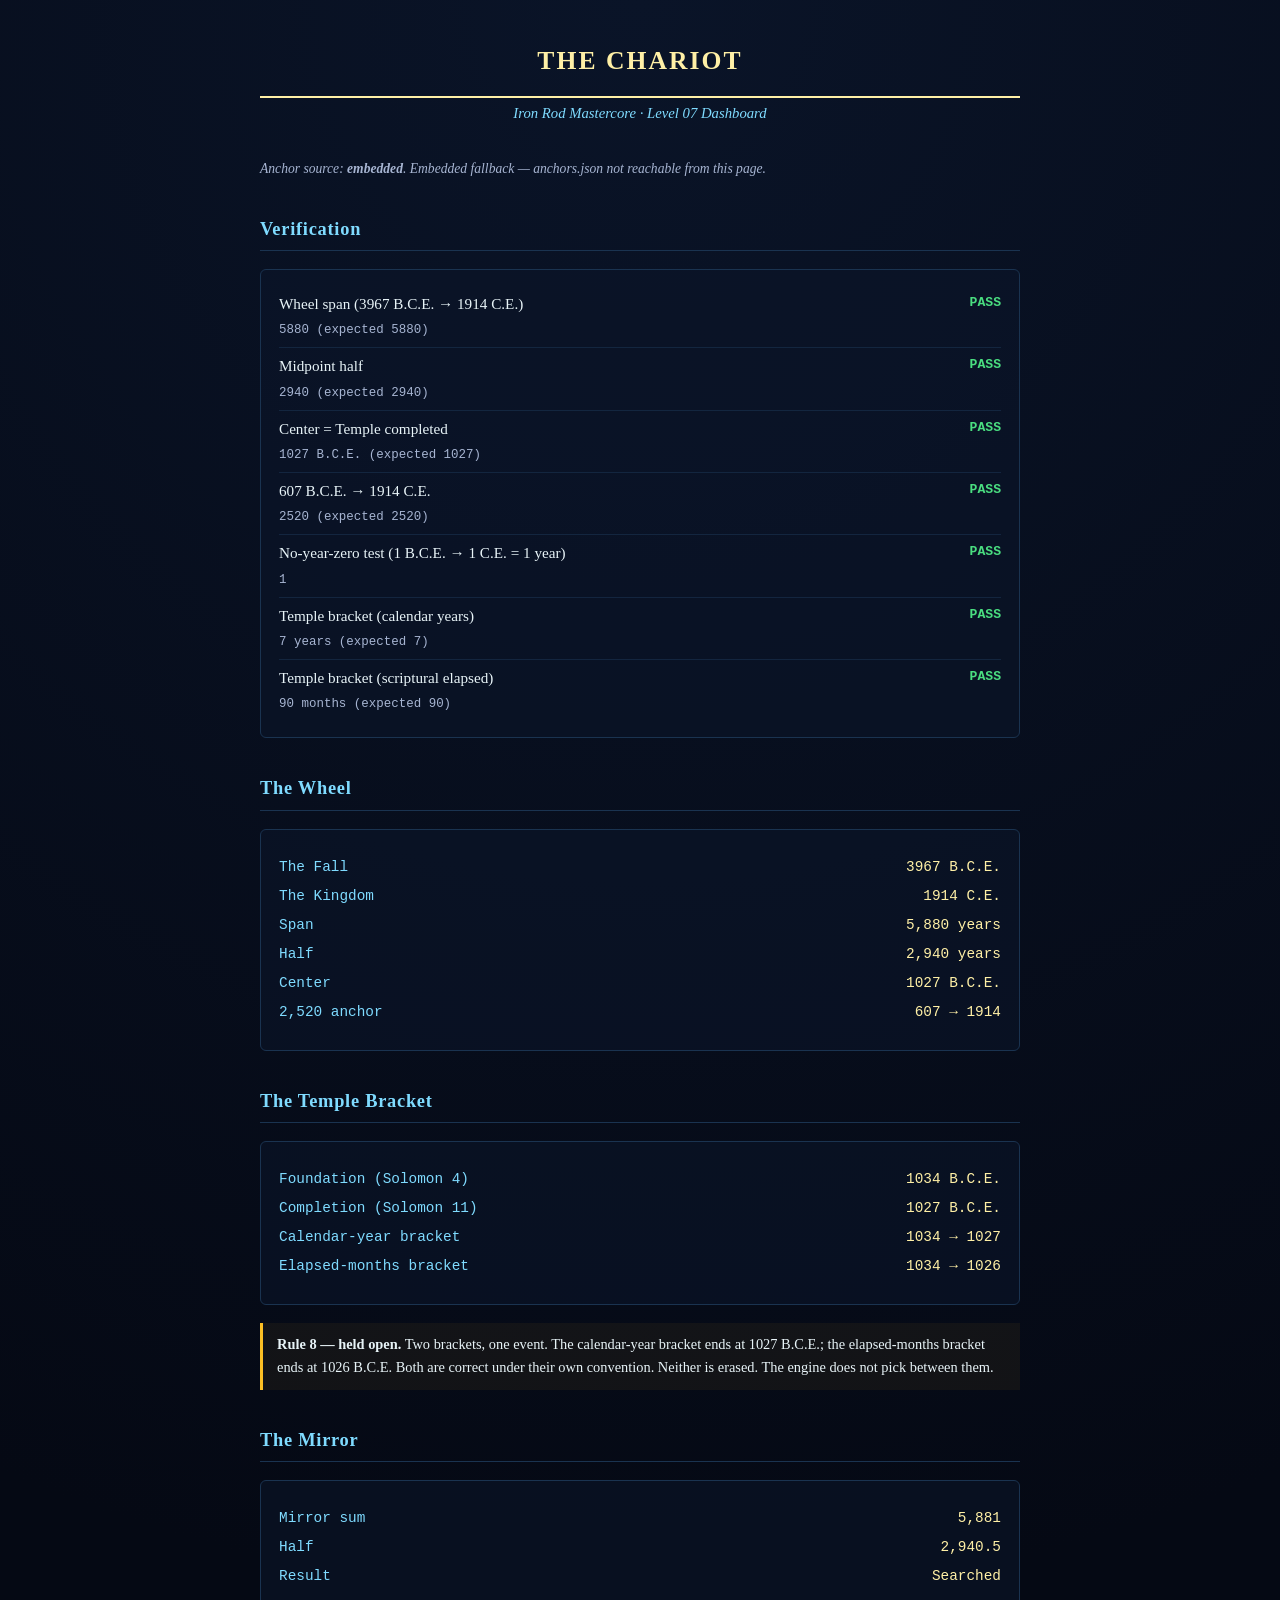
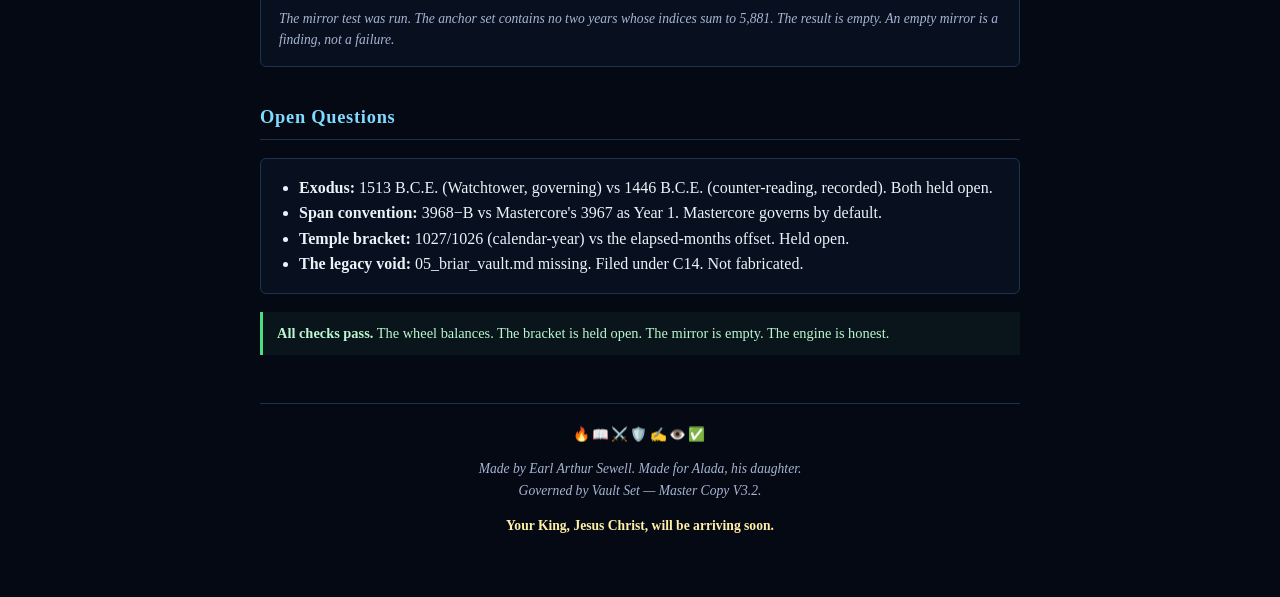
<file: index.html>
<!DOCTYPE html>
<html lang="en">
<head>
<meta charset="utf-8">
<meta name="viewport" content="width=device-width, initial-scale=1">
<title>The Chariot — Iron Rod Mastercore</title>
<style>
  :root {
    --sapphire: #050914;
    --sapphire-light: #0a1428;
    --gold: #fff0a6;
    --cyan: #7fdbff;
    --text: #e8f4f8;
    --border: #1a3350;
    --pass: #4ade80;
    --fail: #f87171;
    --open: #fbbf24;
  }
  * { box-sizing: border-box; }
  body {
    font-family: Georgia, 'Times New Roman', serif;
    background: radial-gradient(circle at 50% 0%, var(--sapphire-light) 0%, var(--sapphire) 70%);
    color: var(--text);
    padding: 24px 16px 64px;
    line-height: 1.6;
    min-height: 100vh;
    margin: 0;
  }
  main { max-width: 760px; margin: 0 auto; }
  h1 {
    color: var(--gold);
    text-align: center;
    border-bottom: 2px solid var(--gold);
    padding-bottom: 14px;
    font-size: 1.6rem;
    letter-spacing: 0.08em;
    margin-bottom: 4px;
  }
  .subtitle {
    text-align: center;
    color: var(--cyan);
    font-style: italic;
    margin-top: 0;
    margin-bottom: 32px;
    font-size: 0.92rem;
  }
  h2 {
    color: var(--cyan);
    border-bottom: 1px solid var(--border);
    padding-bottom: 6px;
    font-size: 1.15rem;
    margin-top: 36px;
    letter-spacing: 0.04em;
  }
  .panel {
    border: 1px solid var(--border);
    background: rgba(10, 20, 40, 0.6);
    padding: 16px 18px;
    margin: 18px 0;
    border-radius: 6px;
  }
  .check {
    display: flex;
    justify-content: space-between;
    padding: 6px 0;
    border-bottom: 1px solid rgba(26, 51, 80, 0.6);
    font-size: 0.95rem;
  }
  .check:last-child { border-bottom: none; }
  .check .label { color: var(--text); flex: 1; }
  .check .status { font-family: ui-monospace, Consolas, monospace; font-weight: bold; font-size: 0.82rem; padding-left: 12px; }
  .status.pass { color: var(--pass); }
  .status.fail { color: var(--fail); }
  .status.open { color: var(--open); }
  .grid {
    display: grid;
    grid-template-columns: 1fr auto;
    gap: 6px 14px;
    font-family: ui-monospace, Consolas, monospace;
    font-size: 0.9rem;
    padding: 10px 0;
  }
  .grid .k { color: var(--cyan); }
  .grid .v { color: var(--gold); text-align: right; }
  .note {
    font-size: 0.85rem;
    color: #a7b5d2;
    font-style: italic;
    margin-top: 10px;
    line-height: 1.55;
  }
  .warn {
    border-left: 3px solid var(--open);
    background: rgba(251, 191, 36, 0.05);
    padding: 10px 14px;
    margin: 14px 0;
    font-size: 0.9rem;
  }
  .error {
    border-left: 3px solid var(--fail);
    background: rgba(248, 113, 113, 0.05);
    padding: 10px 14px;
    margin: 14px 0;
    font-size: 0.9rem;
    color: #fecaca;
  }
  .ok {
    border-left: 3px solid var(--pass);
    background: rgba(74, 222, 128, 0.05);
    padding: 10px 14px;
    margin: 14px 0;
    font-size: 0.9rem;
    color: #bbf7d0;
  }
  footer {
    margin-top: 48px;
    padding-top: 20px;
    border-top: 1px solid var(--border);
    text-align: center;
    font-size: 0.85rem;
    color: #a7b5d2;
    font-style: italic;
  }
  footer .seal { font-style: normal; margin-bottom: 12px; letter-spacing: 0.15em; }
  footer .king { margin-top: 14px; color: var(--gold); font-style: normal; font-weight: bold; }
  .empty {
    text-align: center;
    padding: 40px 16px;
    color: var(--cyan);
    font-style: italic;
  }
  button {
    font-family: inherit;
    font-size: 0.95rem;
    background: var(--border);
    color: var(--gold);
    border: 1px solid var(--cyan);
    padding: 8px 18px;
    border-radius: 4px;
    cursor: pointer;
    margin-top: 10px;
  }
  button:hover { background: var(--sapphire-light); }
</style>
</head>
<body>
<main>
  <h1>THE CHARIOT</h1>
  <p class="subtitle">Iron Rod Mastercore · Level 07 Dashboard</p>

  <div id="app">
    <p class="empty">Loading anchors and running verification…</p>
  </div>

  <footer>
    <div class="seal">🔥📖⚔️🛡️✍️👁️✅</div>
    <div>Made by Earl Arthur Sewell. Made for Alada, his daughter.</div>
    <div>Governed by Vault Set — Master Copy V3.2.</div>
    <div class="king">Your King, Jesus Christ, will be arriving soon.</div>
  </footer>
</main>

<script>
// ============================================================
// The anchors — embedded. This is the same data as anchors.json.
// If the file is served, it fetches anchors.json first and uses it.
// If not (offline), it uses this embedded copy as the fallback.
// ============================================================
const EMBEDDED_ANCHORS = {
  the_fall:          { bc: 3967, label: "The Fall of Man",     tier: 3 },
  the_flood:         { bc: 2370, label: "The Flood",           tier: 3 },
  abram_canaan:      { bc: 1943, label: "Abram enters Canaan", tier: 2 },
  the_exodus:        { bc: 1513, label: "The Exodus (Watchtower)", tier: 1 },
  the_exodus_alt:    { bc: 1446, label: "The Exodus (counter)", tier: 4 },
  temple_foundation: { bc: 1034, label: "Temple foundation",   tier: 2 },
  temple_completed:  { bc: 1027, label: "Temple completed",    tier: 2 },
  jerusalem_destroyed:{ bc: 607, label: "Jerusalem destroyed", tier: 2 },
};

const KINGDOM_CE = 1914;
const EXPECTED_WHEEL = 5880;
const EXPECTED_HALF = 2940;
const EXPECTED_TEN = 2520;

// ============================================================
// Core arithmetic — no year zero.
// ============================================================

function spanBCEtoCE(bceStart, ceEnd) {
  return (bceStart + ceEnd) - 1;
}

function midpoint(bceStart, ceEnd) {
  const span = spanBCEtoCE(bceStart, ceEnd);
  const half = span / 2;
  return { span, half, centerBCE: bceStart - half };
}

// ============================================================
// The verification — same checks as grid-engine.js.
// ============================================================

function runVerification(anchors) {
  const checks = [];

  // 1. Wheel span
  const wheel = spanBCEtoCE(anchors.the_fall.bc, KINGDOM_CE);
  checks.push({
    label: `Wheel span (3967 B.C.E. → 1914 C.E.)`,
    status: wheel === EXPECTED_WHEEL ? "PASS" : "FAIL",
    detail: `${wheel} (expected ${EXPECTED_WHEEL})`,
  });

  // 2. Midpoint half
  const mid = midpoint(anchors.the_fall.bc, KINGDOM_CE);
  checks.push({
    label: `Midpoint half`,
    status: mid.half === EXPECTED_HALF ? "PASS" : "FAIL",
    detail: `${mid.half} (expected ${EXPECTED_HALF})`,
  });

  // 3. Center = temple completed
  checks.push({
    label: `Center = Temple completed`,
    status: mid.centerBCE === anchors.temple_completed.bc ? "PASS" : "FAIL",
    detail: `${mid.centerBCE} B.C.E. (expected ${anchors.temple_completed.bc})`,
  });

  // 4. 2,520 anchor
  const ten = spanBCEtoCE(anchors.jerusalem_destroyed.bc, KINGDOM_CE);
  checks.push({
    label: `607 B.C.E. → 1914 C.E.`,
    status: ten === EXPECTED_TEN ? "PASS" : "FAIL",
    detail: `${ten} (expected ${EXPECTED_TEN})`,
  });

  // 5. No-year-zero test
  const noZero = spanBCEtoCE(1, 1) === 1;
  checks.push({
    label: `No-year-zero test (1 B.C.E. → 1 C.E. = 1 year)`,
    status: noZero ? "PASS" : "FAIL",
    detail: noZero ? "1" : "error",
  });

  // 6. Temple bracket — both conventions held open
  const foundationToCompletion = anchors.temple_foundation.bc - anchors.temple_completed.bc;
  checks.push({
    label: `Temple bracket (calendar years)`,
    status: foundationToCompletion === 7 ? "PASS" : "FAIL",
    detail: `${foundationToCompletion} years (expected 7)`,
  });

  // 7. Scriptural elapsed months
  const elapsedMonths = 7 * 12 + 6;
  checks.push({
    label: `Temple bracket (scriptural elapsed)`,
    status: elapsedMonths === 90 ? "PASS" : "FAIL",
    detail: `${elapsedMonths} months (expected 90)`,
  });

  return checks;
}

// ============================================================
// Render
// ============================================================

function render(anchors, checks, source) {
  const app = document.getElementById("app");
  const allPass = checks.every(c => c.status === "PASS");
  const anyFail = checks.some(c => c.status === "FAIL");

  let html = "";

  // Source note
  html += `<div class="note">Anchor source: <strong>${source}</strong>. ${source === "anchors.json" ? "Live from the repo." : "Embedded fallback — anchors.json not reachable from this page."}</div>`;

  // Verification panel
  html += `<h2>Verification</h2><div class="panel">`;
  for (const c of checks) {
    const cls = c.status === "PASS" ? "pass" : "fail";
    html += `<div class="check">
      <span class="label">${c.label}<br><span style="font-size:0.78rem;color:#a7b5d2;font-family:ui-monospace,monospace">${c.detail}</span></span>
      <span class="status ${cls}">${c.status}</span>
    </div>`;
  }
  html += `</div>`;

  // The wheel
  html += `<h2>The Wheel</h2><div class="panel"><div class="grid">`;
  html += `<span class="k">The Fall</span><span class="v">3967 B.C.E.</span>`;
  html += `<span class="k">The Kingdom</span><span class="v">1914 C.E.</span>`;
  html += `<span class="k">Span</span><span class="v">5,880 years</span>`;
  html += `<span class="k">Half</span><span class="v">2,940 years</span>`;
  html += `<span class="k">Center</span><span class="v">1027 B.C.E.</span>`;
  html += `<span class="k">2,520 anchor</span><span class="v">607 → 1914</span>`;
  html += `</div></div>`;

  // The temple bracket — collision held open
  html += `<h2>The Temple Bracket</h2>`;
  html += `<div class="panel"><div class="grid">`;
  html += `<span class="k">Foundation (Solomon 4)</span><span class="v">1034 B.C.E.</span>`;
  html += `<span class="k">Completion (Solomon 11)</span><span class="v">1027 B.C.E.</span>`;
  html += `<span class="k">Calendar-year bracket</span><span class="v">1034 → 1027</span>`;
  html += `<span class="k">Elapsed-months bracket</span><span class="v">1034 → 1026</span>`;
  html += `</div></div>`;
  html += `<div class="warn"><strong>Rule 8 — held open.</strong> Two brackets, one event. The calendar-year bracket ends at 1027 B.C.E.; the elapsed-months bracket ends at 1026 B.C.E. Both are correct under their own convention. Neither is erased. The engine does not pick between them.</div>`;

  // The mirror — search result
  html += `<h2>The Mirror</h2>`;
  html += `<div class="panel"><div class="grid">`;
  html += `<span class="k">Mirror sum</span><span class="v">5,881</span>`;
  html += `<span class="k">Half</span><span class="v">2,940.5</span>`;
  html += `<span class="k">Result</span><span class="v">Searched</span>`;
  html += `</div>`;
  html += `<div class="note">The mirror test was run. The anchor set contains no two years whose indices sum to 5,881. The result is empty. An empty mirror is a finding, not a failure.</div>`;
  html += `</div>`;

  // Open questions
  html += `<h2>Open Questions</h2>`;
  html += `<div class="panel"><ul style="padding-left:20px;margin:0">`;
  html += `<li><strong>Exodus:</strong> 1513 B.C.E. (Watchtower, governing) vs 1446 B.C.E. (counter-reading, recorded). Both held open.</li>`;
  html += `<li><strong>Span convention:</strong> 3968−B vs Mastercore's 3967 as Year 1. Mastercore governs by default.</li>`;
  html += `<li><strong>Temple bracket:</strong> 1027/1026 (calendar-year) vs the elapsed-months offset. Held open.</li>`;
  html += `<li><strong>The legacy void:</strong> 05_briar_vault.md missing. Filed under C14. Not fabricated.</li>`;
  html += `</ul></div>`;

  // Final verdict banner
  if (anyFail) {
    html += `<div class="error"><strong>One or more checks failed.</strong> Read the panel above. Do not edit the engine to make it pass — fix the anchor.</div>`;
  } else if (allPass) {
    html += `<div class="ok"><strong>All checks pass.</strong> The wheel balances. The bracket is held open. The mirror is empty. The engine is honest.</div>`;
  }

  app.innerHTML = html;
}

// ============================================================
// Init: try to fetch anchors.json, fall back to embedded.
// ============================================================

async function init() {
  let anchors = EMBEDDED_ANCHORS;
  let source = "embedded";
  try {
    const r = await fetch("../Level-02-Chronology-Math/data/anchors.json");
    if (r.ok) {
      const data = await r.json();
      anchors = data.anchors;
      source = "anchors.json";
    }
  } catch (e) {
    // Not served — the page is on file://, not over HTTP. Use embedded.
  }
  const checks = runVerification(anchors);
  render(anchors, checks, source);
}

init();
</script>
</body>
</html>
</file>
